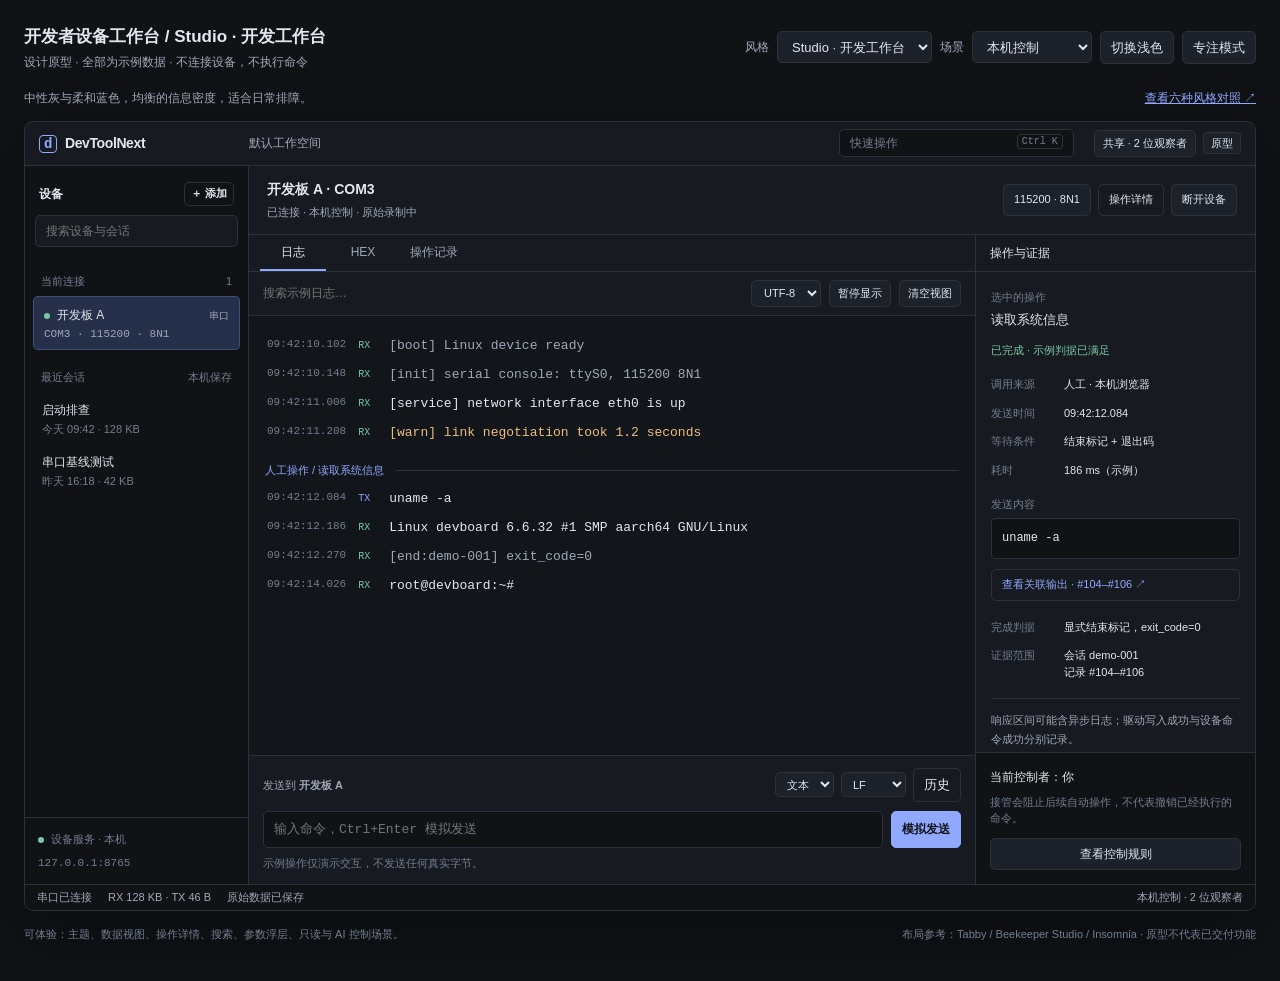
<file: docs/ui-research/prototype.html>
<!doctype html>
<html lang="zh-CN" data-theme="dark" data-style="studio">
<head><meta charset="utf-8"><meta name="viewport" content="width=device-width,initial-scale=1"><title>DevToolNext · 工作台设计原型</title>
<style>
:root{color-scheme:dark;--base:#101216;--panel:#171a20;--raised:#1d2129;--hover:#262c36;--line:#2c313a;--fg:#e3e7ef;--sub:#a0a8b8;--muted:#737e90;--accent:#91a8ff;--accent-bg:#26304a;--green:#77c9a3;--orange:#ecbd80;--red:#ef9494;--terminal:#12151a;--shadow:#0005}
[data-theme=light]{color-scheme:light;--base:#f6f7f9;--panel:#fff;--raised:#f1f3f7;--hover:#e8ecf3;--line:#dde2e9;--fg:#202734;--sub:#596578;--muted:#727e90;--accent:#425fca;--accent-bg:#e9edff;--green:#25734f;--orange:#946122;--red:#b93a3a;--terminal:#fff;--shadow:#25324920}
*{box-sizing:border-box}[hidden]{display:none!important}body{margin:0;padding:24px;background:var(--base);color:var(--fg);font:13px 'Segoe UI','Microsoft YaHei',sans-serif;line-height:1.5}button,input,select{font:inherit;color:inherit;background:var(--raised);border:1px solid var(--line);border-radius:5px;padding:6px 10px;min-height:32px}button{cursor:pointer}button:hover{background:var(--hover)}button:disabled{opacity:.45;cursor:not-allowed}button:focus-visible,input:focus-visible,select:focus-visible{outline:2px solid var(--accent);outline-offset:2px}input{min-width:0}a{color:var(--accent)}.review{max-width:1480px;margin:0 auto 18px;display:flex;align-items:center;justify-content:space-between;gap:15px}.review h1{font-size:17px;margin:0 0 3px;font-weight:600}.review p{color:var(--sub);font-size:12px;margin:0}.review-controls{display:flex;gap:8px;align-items:center}.shell{max-width:1480px;height:790px;min-height:650px;margin:auto;background:var(--panel);border:1px solid var(--line);border-radius:9px;overflow:hidden;display:grid;grid-template-columns:224px minmax(0,1fr);grid-template-rows:44px minmax(0,1fr) 26px;box-shadow:0 20px 70px var(--shadow)}.topbar{grid-column:span 2;display:flex;align-items:center;gap:20px;padding:0 14px;border-bottom:1px solid var(--line);background:var(--panel)}.brand{font-size:14px;font-weight:600;letter-spacing:-.4px;min-width:190px}.brand b{display:inline-block;border:1px solid var(--accent);border-radius:4px;padding:0 4px;margin-right:8px;color:var(--accent);font:600 14px monospace}.topbar>span{color:var(--sub);font-size:12px}.quick{margin-left:auto;width:235px;text-align:left;color:var(--muted);font-size:12px;background:var(--base);min-height:28px;padding:3px 10px}.quick kbd{float:right;font:10px monospace;border:1px solid var(--line);padding:1px 4px;border-radius:3px}.top-actions{display:flex;gap:7px;align-items:center}.top-actions button{font-size:11px;min-height:27px;padding:3px 8px}.dot{width:6px;height:6px;background:var(--green);display:inline-block;border-radius:50%;margin-right:7px}.sidebar{border-right:1px solid var(--line);background:var(--base);display:flex;flex-direction:column;min-height:0}.side-title{display:flex;justify-content:space-between;align-items:center;padding:16px 14px 9px;font-weight:600;font-size:12px}.side-title button{min-height:24px;padding:0 6px;font-size:11px;background:transparent}.side-search{margin:0 10px 12px;background:var(--panel);font-size:12px;width:calc(100% - 20px)}.section-title{color:var(--muted);font-size:11px;padding:14px 16px 7px;display:flex;justify-content:space-between}.device{margin:0 8px 5px;border:1px solid transparent;border-radius:5px;padding:9px 10px;width:calc(100% - 16px);text-align:left;background:transparent;display:block}.device.selected{background:var(--accent-bg);border-color:color-mix(in srgb,var(--accent) 25%,transparent)}.device strong{font-size:12px;font-weight:500;display:flex;align-items:center;justify-content:space-between}.device small{display:block;font:11px Consolas,monospace;color:var(--sub);margin-top:4px}.device .tag{font-size:10px;color:var(--sub);font-weight:400}.history-item{display:block;border:0;background:transparent;width:100%;text-align:left;border-radius:0;padding:8px 17px;font-size:12px;min-height:34px}.history-item small{display:block;font-size:11px;color:var(--muted);margin-top:2px}.sidebar-bottom{margin-top:auto;padding:13px;border-top:1px solid var(--line);color:var(--muted);font-size:11px}.sidebar-bottom p{margin:0 0 7px}.sidebar-bottom span{font:11px Consolas,monospace}.workspace{display:flex;flex-direction:column;min-width:0;min-height:0}.context{display:flex;align-items:center;justify-content:space-between;padding:12px 18px;border-bottom:1px solid var(--line);min-height:69px;gap:10px}.context h2{font-size:14px;font-weight:600;margin:0 0 4px}.context p{font-size:11px;color:var(--sub);margin:0}.context p span{margin:0 8px;color:var(--muted)}.context-actions{display:flex;gap:7px}.context-actions button{font-size:11px}.subtle{background:transparent}.primary{background:var(--accent);border-color:var(--accent);color:var(--base);font-weight:600}.primary:hover{filter:brightness(1.07);background:var(--accent)}.badge{font-size:11px;background:var(--raised);border:1px solid var(--line);padding:2px 7px;border-radius:4px}.content{display:grid;grid-template-columns:minmax(0,1fr) 280px;flex:1;min-height:0}.content.inspect-hidden{grid-template-columns:minmax(0,1fr)}.content.inspect-hidden .inspector{display:none}.data-pane{display:flex;flex-direction:column;min-width:0;min-height:0}.tabs{display:flex;border-bottom:1px solid var(--line);padding-left:11px;gap:4px;min-height:37px}.tab{border:0;background:transparent;border-bottom:2px solid transparent;border-radius:0;font-size:12px;color:var(--sub);min-width:66px;padding:7px 10px}.tab.active{color:var(--fg);border-bottom-color:var(--accent)}.tabs .evidence-toggle{margin-left:auto;font-size:11px;background:transparent;border:0;border-radius:0;padding:4px 13px;min-width:0;color:var(--sub)}.data-tools{display:flex;gap:8px;align-items:center;padding:7px 14px;min-height:44px;background:var(--panel);border-bottom:1px solid var(--line)}.data-tools input{flex:1;background:transparent;border:0;font-size:12px;padding:2px 0;min-height:27px}.data-tools button,.data-tools select{font-size:11px;min-height:27px;padding:3px 8px}.stream{flex:1;min-height:0;overflow:auto;background:var(--terminal);padding:16px 0;font:13px/1.9 Consolas,'Microsoft YaHei',monospace}.logline{display:flex;gap:12px;padding:2px 16px;min-height:29px;border-left:2px solid transparent}.logline.selected{background:var(--accent-bg);border-left-color:var(--accent)}.logline .time{color:var(--muted);font-size:11px;min-width:78px}.logline .origin{font-size:10px;color:var(--green);min-width:19px;padding-top:2px}.logline.tx .origin{color:var(--accent)}.logline .message{white-space:pre-wrap;overflow-wrap:anywhere;min-width:0}.logline .warning{color:var(--orange)}.logline .system{color:var(--sub)}.operation-marker{color:var(--accent);font:11px 'Segoe UI','Microsoft YaHei',sans-serif;padding:15px 16px 7px;display:flex;gap:8px;align-items:center}.operation-marker:after{content:'';height:1px;background:var(--line);flex:1;margin-left:4px}.stream-hint{margin:18px 16px;color:var(--muted);font:11px 'Segoe UI',sans-serif}.paused{font-size:11px;background:var(--accent-bg);padding:7px 14px;color:var(--accent);border-bottom:1px solid var(--line)}.paused[hidden]{display:none}.input-panel{border-top:1px solid var(--line);padding:12px 14px;background:var(--panel)}.input-settings{display:flex;gap:7px;align-items:center;margin-bottom:9px}.input-settings>span{font-size:11px;color:var(--sub);margin-right:auto}.input-settings select{min-height:25px;font-size:11px;padding:2px 7px}.input-line{display:flex;gap:8px;align-items:center}.input-line input{font:13px Consolas,'Microsoft YaHei',monospace;flex:1;min-height:37px;background:var(--base)}.input-line button{min-height:37px;font-size:12px}.input-hint{color:var(--muted);font-size:11px;margin:7px 0 0;min-height:17px}.inspector{border-left:1px solid var(--line);background:var(--panel);display:flex;flex-direction:column;min-height:0;overflow:auto}.inspector-heading{height:37px;padding:9px 14px;border-bottom:1px solid var(--line);font-size:12px;font-weight:500}.inspector-body{padding:17px 15px;flex:1;min-height:0;overflow:auto}.inspector label{display:block;font-size:11px;color:var(--muted);margin-bottom:5px}.inspector h3{font-size:13px;font-weight:500;margin:4px 0 12px}.task-state{color:var(--green);font-size:11px}.inspector dl{display:grid;grid-template-columns:67px 1fr;gap:12px 6px;font-size:11px;margin:18px 0}.inspector dt{color:var(--muted)}.inspector dd{margin:0;overflow-wrap:anywhere}.snippet{background:var(--base);border:1px solid var(--line);border-radius:4px;padding:10px;font:12px/1.6 Consolas,monospace}.evidence-link{width:100%;text-align:left;color:var(--accent);font-size:11px;background:transparent;margin-top:10px}.inspector-note{border-top:1px solid var(--line);padding-top:12px;font-size:11px;color:var(--sub);line-height:1.7}.ownership{flex-shrink:0;margin-top:auto;padding:14px;border-top:1px solid var(--line);background:var(--base)}.ownership strong{font-size:12px;font-weight:500}.ownership p{font-size:11px;color:var(--muted);margin:7px 0 11px}.ownership button{width:100%;font-size:12px}.statusbar{grid-column:span 2;display:flex;align-items:center;padding:0 12px;border-top:1px solid var(--line);background:var(--base);font-size:11px;color:var(--sub);gap:16px}.statusbar .right{margin-left:auto}.result-list{padding:0 15px}.result-row{padding:12px 0;border-bottom:1px solid var(--line);font-family:'Segoe UI','Microsoft YaHei',sans-serif;font-size:12px}.result-row b{font-weight:500}.result-row small{display:block;color:var(--sub);font-size:11px}.modal{border:1px solid var(--line);border-radius:9px;padding:23px;color:var(--fg);background:var(--panel);width:420px;max-width:calc(100% - 32px);box-shadow:0 20px 70px var(--shadow)}.modal::backdrop{background:#0008}.modal h2{font-size:17px;margin:0 0 8px}.modal p{font-size:12px;color:var(--sub)}.modal label{font-size:12px;display:block;margin:15px 0 6px}.modal input,.modal select{width:100%}.modal-grid{display:grid;grid-template-columns:1fr 1fr;gap:12px}.modal-actions{display:flex;justify-content:flex-end;gap:8px;margin-top:22px}.footnote{max-width:1480px;margin:15px auto;color:var(--muted);font-size:11px;display:flex;justify-content:space-between;gap:15px}.toast{position:fixed;bottom:30px;left:50%;transform:translateX(-50%);padding:11px 18px;background:var(--raised);color:var(--fg);border:1px solid var(--line);border-radius:5px;box-shadow:0 8px 25px var(--shadow);font-size:12px;z-index:5}.toast[hidden]{display:none}
@media(max-width:1150px){.content{grid-template-columns:minmax(0,1fr) 250px}.shell{grid-template-columns:200px minmax(0,1fr)}.brand{min-width:165px}.quick{width:180px}.context-actions .config{display:none}.logline{gap:8px;padding-left:12px;padding-right:12px}.logline .time{min-width:69px;font-size:10px}}
@media(max-width:960px){body{padding:16px}.content{grid-template-columns:minmax(0,1fr)}.inspector{display:none}.content.show-overlay{position:relative}.content.show-overlay .inspector{display:flex;position:absolute;inset:0 0 0 auto;width:280px;z-index:2;box-shadow:-15px 0 40px var(--shadow)}.quick{display:none}.review{align-items:flex-start}.review-controls{flex-wrap:wrap;justify-content:flex-end}.topbar>span{display:none}}
@media(max-width:680px){body{padding:10px}.review{flex-direction:column}.review-controls{justify-content:flex-start}.shell{grid-template-columns:minmax(0,1fr);height:850px}.topbar,.statusbar{grid-column:1}.sidebar{display:none}.topbar{gap:10px}.brand{min-width:0;margin-right:auto}.top-actions button:first-child{display:none}.top-actions>span{display:none}.context{padding:10px 12px}.context-actions{flex-wrap:wrap;justify-content:flex-end}.context p span{margin:0 4px}.context-actions button{padding:5px;font-size:10px}.logline{gap:6px;padding:3px 10px;font-size:12px}.logline .time{min-width:65px;font-size:9px}.logline .origin{min-width:15px}.data-tools{gap:5px;padding:7px 10px}.data-tools input{width:80px}.data-tools select{display:none}.statusbar{gap:10px;font-size:10px}.statusbar>span:nth-child(2){display:none}.statusbar .right{font-size:9px}.input-settings{gap:5px}.input-settings>span{font-size:10px}.footnote{display:block}.footnote span{display:block;margin-top:5px}.context h2{font-size:13px}.review p{font-size:11px}}
</style><link rel="stylesheet" href="styles.css"></head>
<body>
<div class="review"><div><h1 id="design-title">开发者设备工作台 / Studio</h1><p>设计原型 · 全部为示例数据 · 不连接设备，不执行命令</p></div><div class="review-controls"><label for="style">风格</label><select id="style"><option value="studio">Studio · 开发工作台</option><option value="graphite">Graphite · 石墨极简</option><option value="lab">Lab · 精密实验室</option><option value="paper">Paper · 温润纸感</option><option value="midnight">Midnight · 靛蓝夜航</option><option value="terminal">Terminal · 经典终端</option></select><label for="scenario">场景</label><select id="scenario"><option value="local">本机控制</option><option value="ai">AI 正在操作</option><option value="readonly">局域网只读</option><option value="fault">设备异常断开</option></select><button id="theme">切换浅色</button><button id="focus">专注模式</button></div></div>
<div class="style-note"><span id="style-description">中性灰与柔和蓝色，均衡的信息密度，适合日常排障。</span><a href="styles.html">查看六种风格对照 ↗</a></div>
<div class="shell">
  <div class="topbar"><div class="brand"><b>d</b>DevToolNext</div><span>默认工作空间</span><button class="quick" id="quick">快速操作 <kbd>Ctrl K</kbd></button><div class="top-actions"><button id="share">共享 · 2 位观察者</button><span class="badge">原型</span></div></div>
  <nav class="sidebar" aria-label="设备与会话"><div class="side-title">设备 <button id="add">＋ 添加</button></div><input class="side-search" id="device-search" placeholder="搜索设备与会话" aria-label="搜索设备与会话"><div class="section-title">当前连接 <span>1</span></div><button class="device selected" id="active-device"><strong><span><i class="dot"></i>开发板 A</span><span class="tag">串口</span></strong><small>COM3 · 115200 · 8N1</small></button><div class="section-title">最近会话 <span>本机保存</span></div><button class="history-item" data-history="启动排查">启动排查<small>今天 09:42 · 128 KB</small></button><button class="history-item" data-history="串口基线测试">串口基线测试<small>昨天 16:18 · 42 KB</small></button><div class="sidebar-bottom"><p><i class="dot"></i>设备服务 · 本机</p><span>127.0.0.1:8765</span></div></nav>
  <div class="workspace"><div class="context"><div><h2 id="device-title">开发板 A <span class="badge">COM3</span></h2><p id="context-status"><i class="dot"></i>已连接<span>·</span>本机控制<span>·</span>原始录制中</p></div><div class="context-actions"><button class="config" id="config">115200 · 8N1</button><button class="subtle" id="details">操作详情</button><button id="disconnect">断开设备</button></div></div>
  <div class="content" id="content"><section class="data-pane"><div class="tabs" role="tablist" aria-label="数据视图"><button class="tab active" role="tab" aria-selected="true" data-mode="log">日志</button><button class="tab" role="tab" aria-selected="false" data-mode="hex">HEX</button><button class="tab" role="tab" aria-selected="false" data-mode="operations">操作记录</button></div><div class="data-tools"><input id="search" type="search" placeholder="搜索示例日志…" aria-label="搜索示例日志"><select aria-label="显示编码"><option>UTF-8</option></select><button id="pause">暂停显示</button><button id="clear">清空视图</button></div><div class="paused" id="paused" hidden>显示已暂停，原始采集仍在继续。 <button id="resume">回到最新</button></div><div class="stream" id="stream" role="tabpanel" aria-label="示例设备数据"></div><div class="input-panel"><div class="input-settings"><span>发送到 <b>开发板 A</b></span><select id="format" aria-label="输入格式"><option>文本</option><option>HEX</option></select><select aria-label="换行设置"><option>LF</option><option>CRLF</option></select><button id="history-button" class="subtle">历史</button></div><div class="input-line"><input id="command" placeholder="输入命令，Ctrl+Enter 模拟发送" aria-label="模拟命令"><button id="send" class="primary">模拟发送</button></div><p class="input-hint" id="input-hint">示例操作仅演示交互，不发送任何真实字节。</p></div></section>
  <section class="inspector" aria-label="操作证据"><div class="inspector-heading">操作与证据</div><div class="inspector-body"><label>选中的操作</label><h3 id="task-title">读取系统信息</h3><div class="task-state" id="task-state">已完成 · 示例判据已满足</div><dl><dt>调用来源</dt><dd id="source">人工 · 本机浏览器</dd><dt>发送时间</dt><dd>09:42:12.084</dd><dt>等待条件</dt><dd id="condition">结束标记 + 退出码</dd><dt>耗时</dt><dd>186 ms（示例）</dd></dl><label>发送内容</label><div class="snippet">uname -a</div><button class="evidence-link" id="evidence">查看关联输出 · #104–#106 ↗</button><dl><dt>完成判据</dt><dd>显式结束标记，exit_code=0</dd><dt>证据范围</dt><dd>会话 demo-001<br>记录 #104–#106</dd></dl><p class="inspector-note">响应区间可能含异步日志；驱动写入成功与设备命令成功分别记录。</p></div><div class="ownership"><strong id="owner">当前控制者：你</strong><p id="owner-note">其他浏览器可观察。主动操作由同一服务协调。</p><button id="takeover">查看控制规则</button></div></section></div></div>
  <div class="statusbar"><span id="bottom-status"><i class="dot"></i>串口已连接</span><span>RX 128 KB · TX 46 B</span><span id="save-state">原始数据已保存</span><span class="right" id="bottom-role">本机控制 · 2 位观察者</span></div>
</div>
<div class="footnote"><span>可体验：主题、数据视图、操作详情、搜索、参数浮层、只读与 AI 控制场景。</span><span>布局参考：Tabby / Beekeeper Studio / Insomnia · 原型不代表已交付功能</span></div>
<dialog class="modal" id="connection-dialog"><form method="dialog" id="connection-form"><h2>连接设备</h2><p>示例配置，不打开真实端口。</p><label for="demo-port">端口</label><input id="demo-port" value="COM3"><div class="modal-grid"><div><label for="demo-baud">波特率</label><select id="demo-baud"><option>115200</option><option>9600</option><option>921600</option></select></div><div><label for="demo-format">数据格式</label><select id="demo-format"><option>8N1</option><option>8E1</option></select></div></div><div class="modal-actions"><button value="cancel">取消</button><button value="save" class="primary">保存示例配置</button></div></form></dialog>
<div class="toast" id="toast" role="status" hidden></div>
<script>
const $=id=>document.getElementById(id);let mode='log',scenario='local',paused=false,focus=false,offline=false;let toastTimer;
const lines=[['09:42:10.102','RX','[boot] Linux device ready','system'],['09:42:10.148','RX','[init] serial console: ttyS0, 115200 8N1','system'],['09:42:11.006','RX','[service] network interface eth0 is up',''],['09:42:11.208','RX','[warn] link negotiation took 1.2 seconds','warning'],['09:42:12.084','TX','uname -a',''],['09:42:12.186','RX','Linux devboard 6.6.32 #1 SMP aarch64 GNU/Linux',''],['09:42:12.270','RX','[end:demo-001] exit_code=0','system'],['09:42:14.026','RX','root@devboard:~#','']];let visibleLines=[...lines];
function toast(text){$('toast').textContent=text;$('toast').hidden=false;clearTimeout(toastTimer);toastTimer=setTimeout(()=>$('toast').hidden=true,3500)}
function render(){const area=$('stream');area.replaceChildren();if(mode==='operations'){const list=document.createElement('div');list.className='result-list';for(const [name,source,result] of [['读取系统信息','人工 · 本机浏览器','已完成 · #104–#106'],['检查网络状态','AI 客户端 · MCP（规划）','示例操作 · 无真实调用']]){const row=document.createElement('button');row.className='result-row evidence-link';row.textContent=name+' / '+source+' / '+result;row.onclick=()=>{showInspector();toast('已打开示例操作详情')};list.append(row)}area.append(list);return}const query=$('search').value.toLowerCase();visibleLines.forEach((line,i)=>{if(query&&!line.join(' ').toLowerCase().includes(query))return;if(i===4&&mode==='log'){const marker=document.createElement('div');marker.className='operation-marker';marker.textContent='人工操作 / 读取系统信息';area.append(marker)}const row=document.createElement('div');row.className='logline '+(line[1]==='TX'?'tx':'')+(i>=4&&i<=6?' evidence-range':'');row.dataset.record=100+i;const time=document.createElement('span');time.className='time';time.textContent=line[0];const origin=document.createElement('span');origin.className='origin';origin.textContent=line[1];const message=document.createElement('span');message.className='message '+line[3];message.textContent=mode==='hex'?[...new TextEncoder().encode(line[2])].map(b=>b.toString(16).padStart(2,'0').toUpperCase()).join(' '):line[2];row.append(time,origin,message);area.append(row)});if(!visibleLines.length){const p=document.createElement('p');p.className='stream-hint';p.textContent='当前视图已清空；这是独立原型，不存在真实采集。';area.append(p)}}
function showInspector(){focus=false;$('content').classList.remove('inspect-hidden');$('content').classList.toggle('show-overlay',innerWidth<=960)}
function applyScenario(){scenario=$('scenario').value;offline=false;$('device-title').textContent='开发板 A · COM3';const states={local:'已连接 · 本机控制 · 原始录制中',ai:'已连接 · AI 控制 · 等待设备响应',readonly:'已连接 · 只读观察 · AI 控制',fault:'设备已断开 · 会话不完整'};$('context-status').textContent=states[scenario];$('bottom-status').textContent=scenario==='fault'?'设备异常断开':'串口已连接';$('save-state').textContent=scenario==='fault'?'记录不完整 · 请核查断开位置':'原始数据已保存';$('bottom-role').textContent=scenario==='readonly'?'只读权限 · 不能发送':scenario==='ai'?'控制权限 · AI 当前持有控制权':'本机控制 · 2 位观察者';$('send').disabled=scenario!=='local';$('command').disabled=scenario!=='local';$('disconnect').disabled=scenario==='readonly'||scenario==='fault';$('input-hint').textContent=scenario==='readonly'?'只读观察：可以检索与查看记录，不能发送命令。':scenario==='ai'?'AI 当前持有控制权，接管后可手动输入；不会撤销已发送命令。':scenario==='fault'?'连接已中断。重连前核对参数，不自动重发上一条命令。':'示例操作仅演示交互，不发送任何真实字节。';$('owner').textContent=scenario==='ai'||scenario==='readonly'?'当前控制者：AI 客户端':scenario==='fault'?'当前控制者：无':'当前控制者：你';$('owner-note').textContent=scenario==='readonly'?'当前只有查看权限。控制权限与控制权是不同概念。':'接管会阻止后续自动操作，不代表撤销已经执行的命令。';$('takeover').textContent=scenario==='ai'?'接管设备':scenario==='readonly'?'只读权限，无法接管':scenario==='fault'?'配置并重新连接':'查看控制规则';$('takeover').disabled=scenario==='readonly';$('source').textContent=scenario==='ai'?'外部 AI · MCP（规划）':'人工 · 本机浏览器';$('task-state').textContent=scenario==='ai'?'等待中 · 尚未确认设备完成':scenario==='fault'?'连接中断 · 结果未知':'已完成 · 示例判据已满足';$('condition').textContent=scenario==='ai'?'结束标记或 10s 超时':'结束标记 + 退出码';if(scenario!=='local')showInspector()}
$('theme').onclick=()=>{const light=document.documentElement.dataset.theme!=='light';document.documentElement.dataset.theme=light?'light':'dark';$('theme').textContent=light?'切换深色':'切换浅色'};
$('scenario').onchange=applyScenario;$('focus').onclick=()=>{focus=!focus;$('content').classList.toggle('inspect-hidden',focus);$('focus').textContent=focus?'恢复面板':'专注模式'};$('details').onclick=()=>{const hidden=$('content').classList.contains('inspect-hidden');if(innerWidth<=960){$('content').classList.toggle('show-overlay');$('content').classList.remove('inspect-hidden')}else $('content').classList.toggle('inspect-hidden',!hidden)};
for(const tab of document.querySelectorAll('.tab'))tab.onclick=()=>{mode=tab.dataset.mode;for(const t of document.querySelectorAll('.tab')){t.classList.toggle('active',t===tab);t.setAttribute('aria-selected',String(t===tab))}render()};$('search').oninput=render;
function setPause(value){paused=value;$('paused').hidden=!paused;$('pause').textContent=paused?'继续显示':'暂停显示'}$('pause').onclick=()=>setPause(!paused);$('resume').onclick=()=>setPause(false);$('clear').onclick=()=>{visibleLines=[];render();toast('只清空原型当前视图')};
for(const id of ['add','config'])$(id).onclick=()=>$('connection-dialog').showModal();$('connection-dialog').addEventListener('close',()=>{if($('connection-dialog').returnValue==='save'){$('config').textContent=$('demo-baud').value+' · '+$('demo-format').value;toast('示例参数已保存，没有打开串口')}});
$('takeover').onclick=()=>{if(scenario==='ai'){$('scenario').value='local';applyScenario();toast('已模拟人工接管；没有执行设备操作')}else if(scenario==='fault')$('connection-dialog').showModal();else toast('控制权限决定能否操作；控制权决定当前由谁操作')};
$('evidence').onclick=()=>{mode='log';document.querySelector('[data-mode=log]').click();for(const row of document.querySelectorAll('.evidence-range'))row.classList.add('selected');document.querySelector('.evidence-range')?.scrollIntoView({block:'nearest',behavior:'smooth'})};
function send(){if(scenario!=='local'||offline)return;const text=$('command').value.trim();if(!text)return toast('请输入模拟命令');if($('format').value==='HEX'&&!/^(?:[a-f\d]{2}\s*)+$/i.test(text))return toast('HEX 示例要求每字节两位十六进制');visibleLines.push(['09:43:00.000','TX',text,''],['09:43:00.120','RX','[原型模拟] 输入已展示，未连接设备。','system']);mode='log';document.querySelector('[data-mode=log]').click();$('stream').scrollTop=$('stream').scrollHeight;toast('模拟完成，未发送真实命令')}$('send').onclick=send;
$('disconnect').onclick=()=>{$('scenario').value='fault';applyScenario();toast('模拟断开状态；没有操作真实连接')};$('active-device').onclick=()=>{$('scenario').value='local';applyScenario();visibleLines=[...lines];render()};
for(const button of document.querySelectorAll('[data-history]'))button.onclick=()=>{offline=true;$('device-title').textContent=button.dataset.history+' · 离线回看';$('context-status').textContent='历史会话 · 只读 · 不发送设备数据';$('command').disabled=true;$('send').disabled=true;$('input-hint').textContent='离线回看不会向设备重放任何内容。';$('bottom-role').textContent='历史会话 · 只读';toast('已打开示例历史会话')};
$('history-button').onclick=()=>{$('command').value='uname -a';toast('已填入示例历史命令，尚未发送')};$('share').onclick=()=>toast('共享状态示例：2 位观察者。实际认证与控制权需后端实现。');$('quick').onclick=()=>toast('快速操作规划：连接设备、打开会话、搜索与导出');$('device-search').oninput=()=>{const q=$('device-search').value.toLowerCase();for(const b of document.querySelectorAll('.device,.history-item'))b.hidden=!b.textContent.toLowerCase().includes(q)};
document.addEventListener('keydown',e=>{if(e.ctrlKey&&e.key==='Enter'){e.preventDefault();send()}if(e.ctrlKey&&e.key.toLowerCase()==='k'){e.preventDefault();$('quick').click()}});render();applyScenario();

const designStyles={
 studio:{name:'Studio · 开发工作台',theme:'dark',description:'中性灰与柔和蓝色，均衡的信息密度，适合日常排障。'},
 graphite:{name:'Graphite · 石墨极简',theme:'dark',description:'近单色、紧凑直角与明确分隔，降低装饰，突出输出和操作。'},
 lab:{name:'Lab · 精密实验室',theme:'light',description:'冷白与青蓝、圆角分段标签和清晰层级，适合测量与仪器扩展。'},
 paper:{name:'Paper · 温润纸感',theme:'light',description:'暖纸色、墨棕强调与轻量行纹，减少冷硬感，适合记录与复盘。'},
 midnight:{name:'Midnight · 靛蓝夜航',theme:'dark',description:'靛蓝层次、柔紫强调与柔和圆角，强调工作区与操作上下文。'},
 terminal:{name:'Terminal · 经典终端',theme:'dark',description:'低饱和绿、等宽细节与紧凑直角，偏重键盘工作和持续日志。'}
};
function setDesignStyle(key,theme){
 if(!designStyles[key]) key='studio';
 const selected=designStyles[key];
 document.documentElement.dataset.style=key;
 document.documentElement.dataset.theme=theme==='dark'||theme==='light'?theme:selected.theme;
 $('style').value=key;
 $('design-title').textContent='开发者设备工作台 / '+selected.name;
 $('style-description').textContent=selected.description;
 $('theme').textContent=document.documentElement.dataset.theme==='light'?'切换深色':'切换浅色';
}
$('style').onchange=()=>setDesignStyle($('style').value);
const designParams=new URLSearchParams(location.search);
setDesignStyle(designParams.get('style')||'studio',designParams.get('theme'));

</script></body></html>
</file>
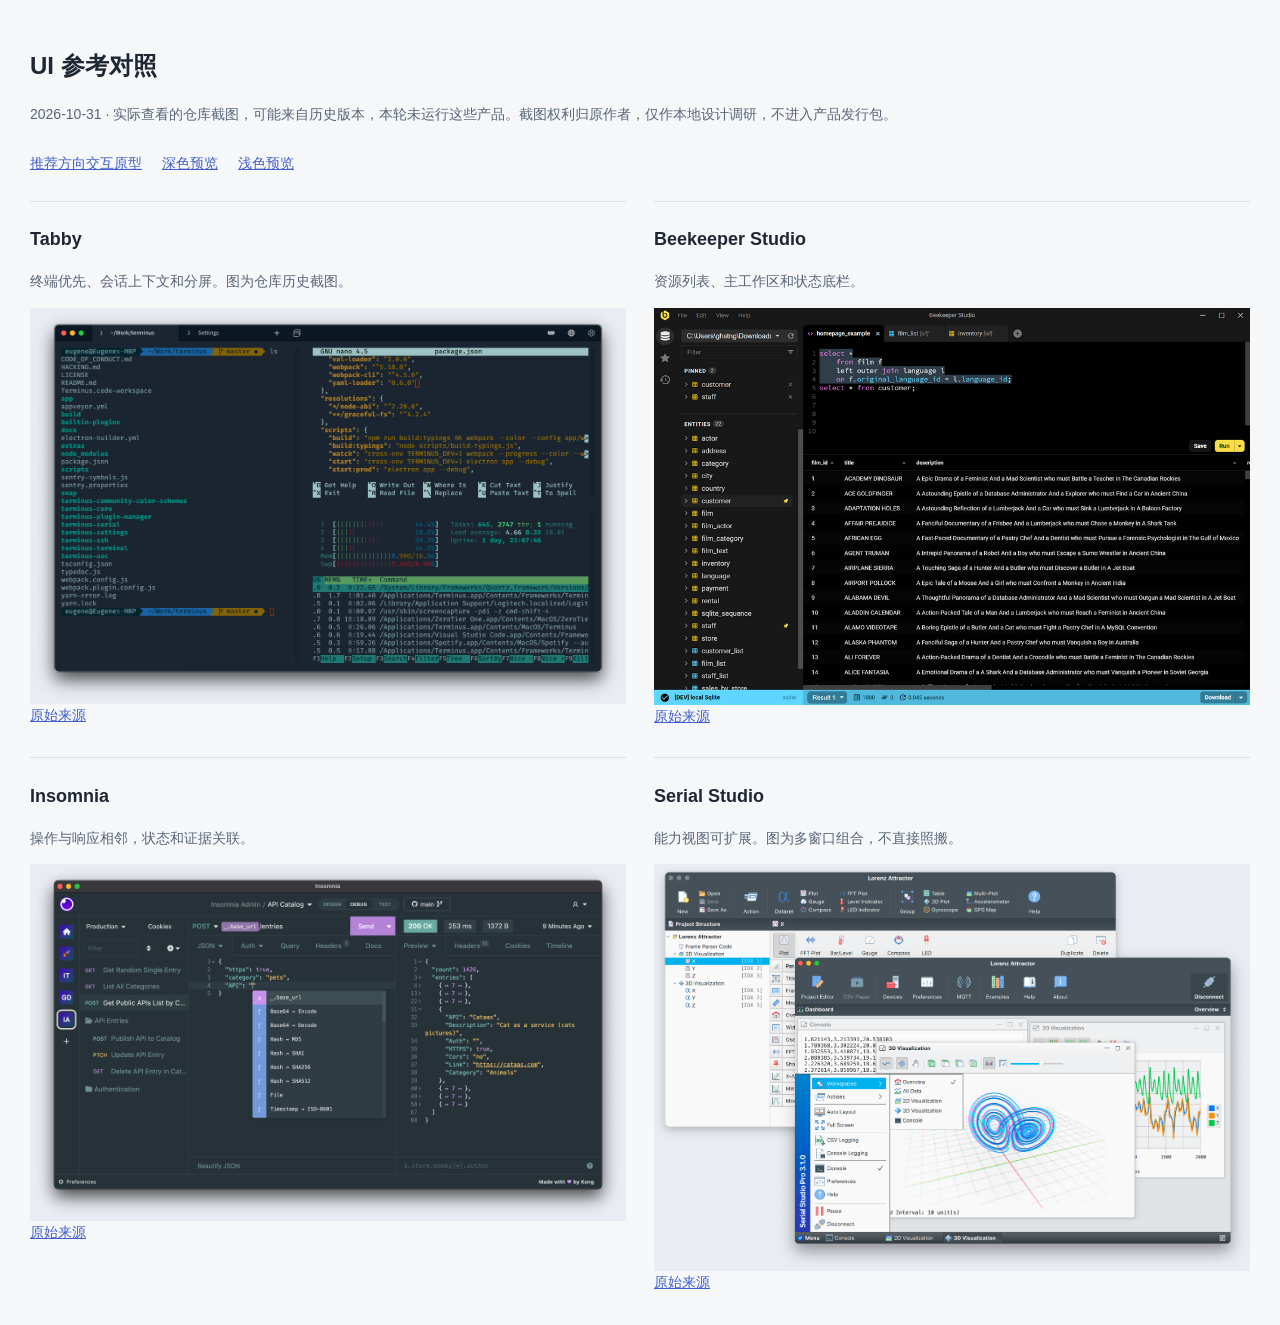
<file: docs/ui-research/references.html>
﻿<!doctype html><html lang="zh-CN"><meta charset="utf-8"><meta name="viewport" content="width=device-width,initial-scale=1"><title>DevToolNext UI 参考对照</title><style>body{font:14px/1.7 'Segoe UI','Microsoft YaHei',sans-serif;max-width:1380px;padding:30px;margin:auto;background:#f6f7f9;color:#202734}h1{font-size:24px}h2{font-size:18px}p{color:#596578}a{color:#425fca}.grid{display:grid;grid-template-columns:1fr 1fr;gap:28px}article{min-width:0;border-top:1px solid #dce1e8;padding-top:8px}img{display:block;width:100%;max-height:550px;object-fit:contain;object-position:top;background:#e9edf3}nav{display:flex;gap:20px;margin:25px 0}@media(max-width:800px){.grid{grid-template-columns:1fr}body{padding:18px}}</style><h1>UI 参考对照</h1><p>2026-10-31 · 实际查看的仓库截图，可能来自历史版本，本轮未运行这些产品。截图权利归原作者，仅作本地设计调研，不进入产品发行包。</p><nav><a href="prototype.html">推荐方向交互原型</a><a href="prototype-dark.png">深色预览</a><a href="prototype-light.png">浅色预览</a></nav><div class="grid">
<article><h2>Tabby</h2><p>终端优先、会话上下文和分屏。图为仓库历史截图。</p><a href="tabby.png"><img src="tabby.png" alt="Tabby 官方参考截图"></a><a href="https://github.com/Eugeny/tabby/blob/master/docs/readme-terminal.png">原始来源</a></article>
<article><h2>Beekeeper Studio</h2><p>资源列表、主工作区和状态底栏。</p><a href="beekeeper.png"><img src="beekeeper.png" alt="Beekeeper Studio 官方参考截图"></a><a href="https://github.com/beekeeper-studio/beekeeper-studio">原始来源</a></article>
<article><h2>Insomnia</h2><p>操作与响应相邻，状态和证据关联。</p><a href="insomnia.png"><img src="insomnia.png" alt="Insomnia 官方参考截图"></a><a href="https://github.com/Kong/insomnia/blob/develop/screenshots/main.png">原始来源</a></article>
<article><h2>Serial Studio</h2><p>能力视图可扩展。图为多窗口组合，不直接照搬。</p><a href="serial-studio.png"><img src="serial-studio.png" alt="Serial Studio 官方参考截图"></a><a href="https://github.com/Serial-Studio/Serial-Studio/blob/master/doc/screenshot.png">原始来源</a></article>
</div></html>
</file>
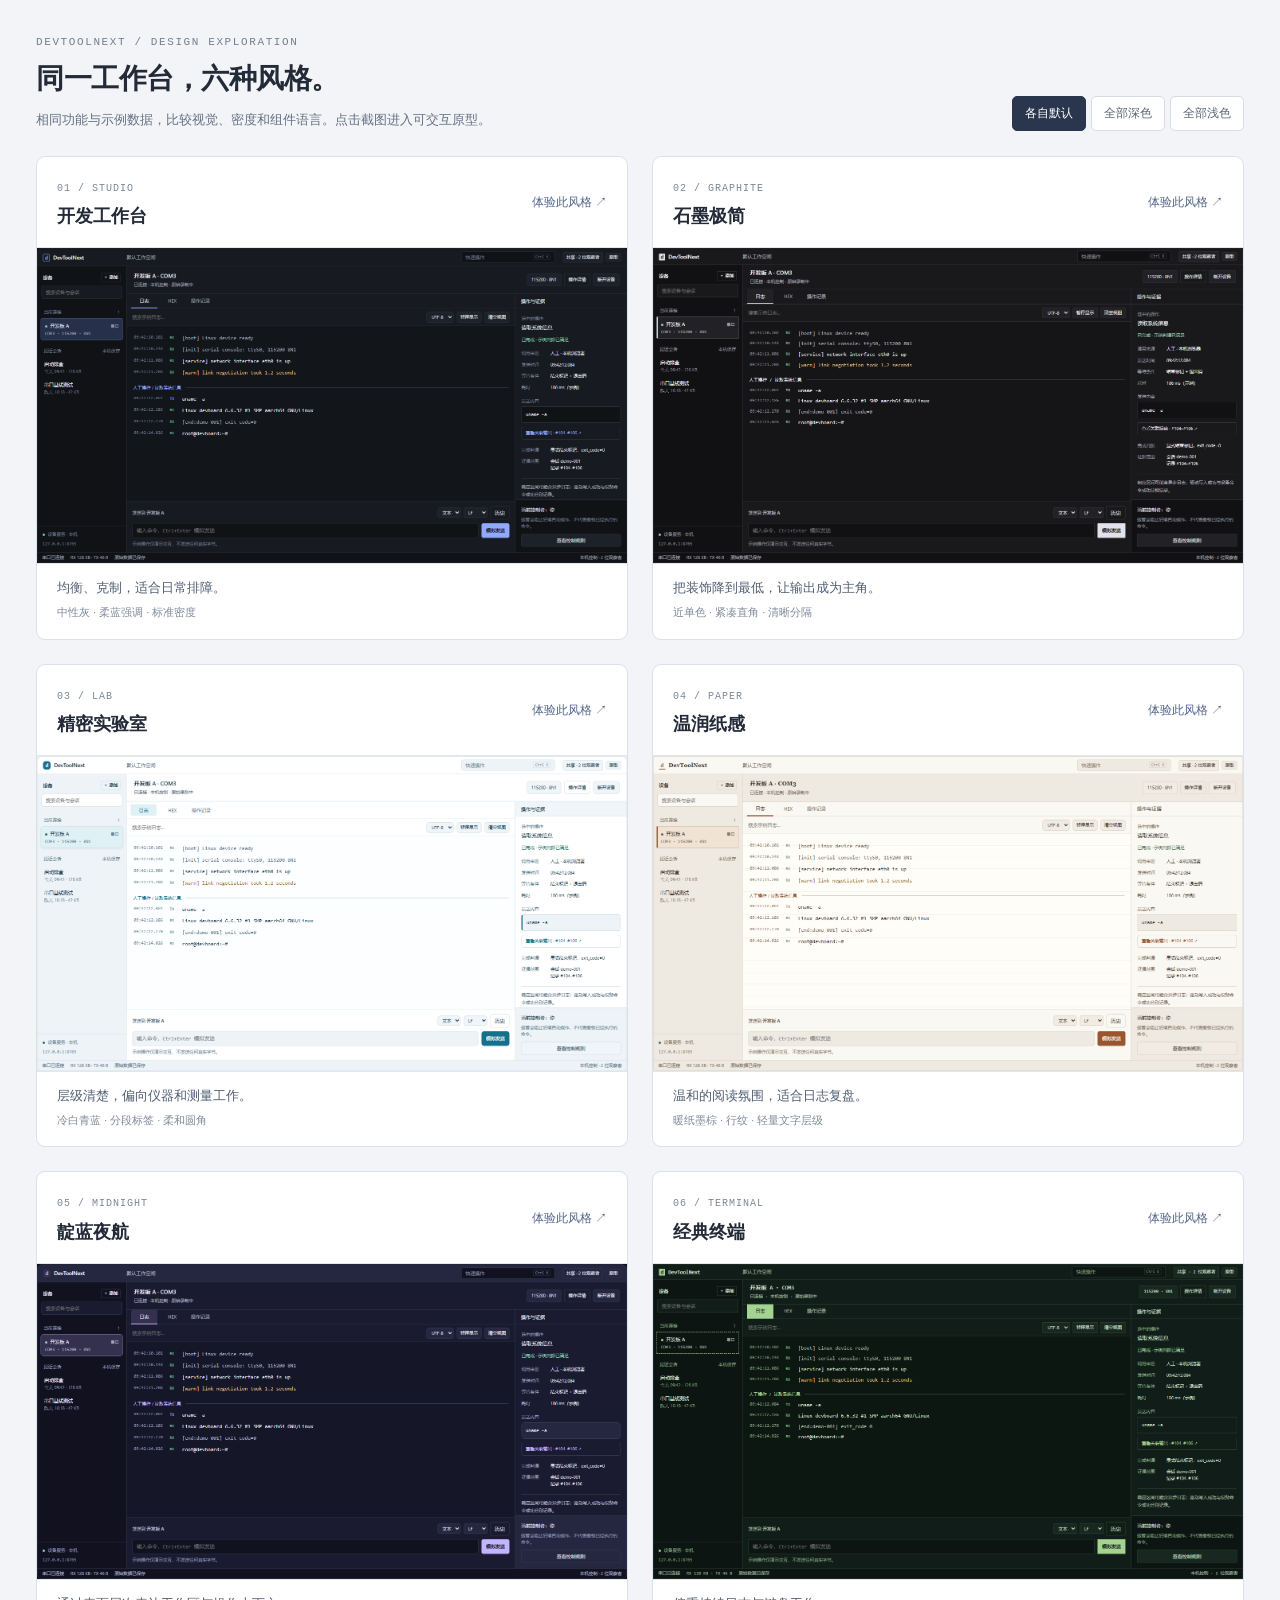
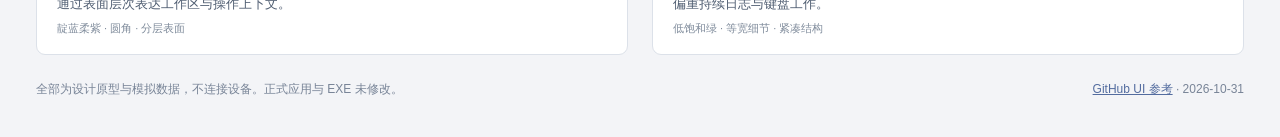
<file: docs/ui-research/styles.html>
<!doctype html><html lang="zh-CN"><head><meta charset="utf-8"><meta name="viewport" content="width=device-width,initial-scale=1"><title>DevToolNext · 六种界面风格</title><style>
*{box-sizing:border-box}body{margin:0;background:#f3f4f7;color:#232a38;font:14px/1.6 'Segoe UI','Microsoft YaHei',sans-serif;padding:36px}main{max-width:1480px;margin:auto}header{display:flex;justify-content:space-between;gap:20px;align-items:flex-end;margin-bottom:25px}.eyebrow{font:11px Consolas,monospace;color:#737f91;letter-spacing:1.6px}h1{font-size:28px;margin:9px 0 8px;letter-spacing:-.5px}header p{font-size:13px;color:#657185;margin:0}.controls{display:flex;gap:5px;flex-wrap:wrap}button{border:1px solid #d7dce5;border-radius:5px;background:#fff;color:#596578;padding:8px 12px;font:12px 'Microsoft YaHei',sans-serif;cursor:pointer}button[aria-pressed=true]{background:#29364e;color:#fff;border-color:#29364e}button:focus-visible,a:focus-visible{outline:2px solid #4266b8;outline-offset:3px}.grid{display:grid;grid-template-columns:1fr 1fr;gap:24px}article{background:#fff;border:1px solid #dce1e9;border-radius:9px;overflow:hidden}.card-heading{padding:18px 20px 16px;display:flex;justify-content:space-between;align-items:center;gap:15px}.number{font:10px Consolas,monospace;letter-spacing:1px;color:#7c8797}h2{font-size:18px;font-weight:600;margin:5px 0 0}.try{color:#52658b;text-decoration:none;font-size:12px;white-space:nowrap}.preview{display:block;border-top:1px solid #e2e6ed;border-bottom:1px solid #e2e6ed;background:#e9ecf1}.preview img{display:block;width:100%;height:auto}article p{font-size:13px;margin:14px 20px 5px;color:#505e72}.detail{font-size:11px;color:#7f8b9b;margin:0 20px 17px}footer{margin-top:25px;font-size:12px;color:#788497;display:flex;justify-content:space-between;gap:20px}footer a{color:#536c9f}@media(max-width:850px){body{padding:20px}.grid{grid-template-columns:1fr}header{flex-direction:column;align-items:flex-start}footer{flex-direction:column}h1{font-size:24px}}
</style></head><body><main><header><div><div class="eyebrow">DEVTOOLNEXT / DESIGN EXPLORATION</div><h1>同一工作台，六种风格。</h1><p>相同功能与示例数据，比较视觉、密度和组件语言。点击截图进入可交互原型。</p></div><div class="controls" aria-label="对照主题"><button data-theme="default" aria-pressed="true">各自默认</button><button data-theme="dark" aria-pressed="false">全部深色</button><button data-theme="light" aria-pressed="false">全部浅色</button></div></header><div class="grid"><article data-style="studio" data-default="dark"><div class="card-heading"><div><span class="number">01 / STUDIO</span><h2>开发工作台</h2></div><a class="try" href="prototype.html?style=studio&theme=dark">体验此风格 ↗</a></div><a class="preview" href="prototype.html?style=studio&theme=dark"><img src="style-studio-dark.png" alt="开发工作台 工作台原型截图" loading="eager"></a><p>均衡、克制，适合日常排障。</p><div class="detail">中性灰 · 柔蓝强调 · 标准密度</div></article><article data-style="graphite" data-default="dark"><div class="card-heading"><div><span class="number">02 / GRAPHITE</span><h2>石墨极简</h2></div><a class="try" href="prototype.html?style=graphite&theme=dark">体验此风格 ↗</a></div><a class="preview" href="prototype.html?style=graphite&theme=dark"><img src="style-graphite-dark.png" alt="石墨极简 工作台原型截图" loading="eager"></a><p>把装饰降到最低，让输出成为主角。</p><div class="detail">近单色 · 紧凑直角 · 清晰分隔</div></article><article data-style="lab" data-default="light"><div class="card-heading"><div><span class="number">03 / LAB</span><h2>精密实验室</h2></div><a class="try" href="prototype.html?style=lab&theme=light">体验此风格 ↗</a></div><a class="preview" href="prototype.html?style=lab&theme=light"><img src="style-lab-light.png" alt="精密实验室 工作台原型截图" loading="eager"></a><p>层级清楚，偏向仪器和测量工作。</p><div class="detail">冷白青蓝 · 分段标签 · 柔和圆角</div></article><article data-style="paper" data-default="light"><div class="card-heading"><div><span class="number">04 / PAPER</span><h2>温润纸感</h2></div><a class="try" href="prototype.html?style=paper&theme=light">体验此风格 ↗</a></div><a class="preview" href="prototype.html?style=paper&theme=light"><img src="style-paper-light.png" alt="温润纸感 工作台原型截图" loading="eager"></a><p>温和的阅读氛围，适合日志复盘。</p><div class="detail">暖纸墨棕 · 行纹 · 轻量文字层级</div></article><article data-style="midnight" data-default="dark"><div class="card-heading"><div><span class="number">05 / MIDNIGHT</span><h2>靛蓝夜航</h2></div><a class="try" href="prototype.html?style=midnight&theme=dark">体验此风格 ↗</a></div><a class="preview" href="prototype.html?style=midnight&theme=dark"><img src="style-midnight-dark.png" alt="靛蓝夜航 工作台原型截图" loading="eager"></a><p>通过表面层次表达工作区与操作上下文。</p><div class="detail">靛蓝柔紫 · 圆角 · 分层表面</div></article><article data-style="terminal" data-default="dark"><div class="card-heading"><div><span class="number">06 / TERMINAL</span><h2>经典终端</h2></div><a class="try" href="prototype.html?style=terminal&theme=dark">体验此风格 ↗</a></div><a class="preview" href="prototype.html?style=terminal&theme=dark"><img src="style-terminal-dark.png" alt="经典终端 工作台原型截图" loading="eager"></a><p>偏重持续日志与键盘工作。</p><div class="detail">低饱和绿 · 等宽细节 · 紧凑结构</div></article></div><footer><span>全部为设计原型与模拟数据，不连接设备。正式应用与 EXE 未修改。</span><span><a href="references.html">GitHub UI 参考</a> · 2026-10-31</span></footer></main><script>
for(const button of document.querySelectorAll('[data-theme]'))button.onclick=()=>{for(const b of document.querySelectorAll('[data-theme]'))b.setAttribute('aria-pressed',String(b===button));for(const card of document.querySelectorAll('article[data-style]')){const key=card.dataset.style,theme=button.dataset.theme==='default'?card.dataset.default:button.dataset.theme;card.querySelector('img').src=`style-${key}-${theme}.png`;for(const a of card.querySelectorAll('a'))a.href=`prototype.html?style=${key}&theme=${theme}`}};
</script></body></html>
</file>
<file: docs/ui-research/styles.css>
/* Design alternatives: same tasks, different surface, density and component language. */
html[data-style=graphite][data-theme=dark]{--base:#111113;--panel:#19191c;--raised:#222226;--hover:#2c2c31;--line:#35353c;--fg:#f0f0f2;--sub:#b2b2bc;--muted:#91919e;--accent:#e2e2ec;--accent-bg:#323239;--green:#9cc8aa;--orange:#ddbc86;--red:#e4a0a0;--terminal:#151517;--shadow:#0003}
html[data-style=graphite][data-theme=light]{--base:#eeeeef;--panel:#fafafa;--raised:#e8e8eb;--hover:#dedee3;--line:#ccccd3;--fg:#222228;--sub:#595964;--muted:#71717e;--accent:#383844;--accent-bg:#e0e0e7;--green:#386247;--orange:#835c2c;--red:#a83e3e;--terminal:#fff;--shadow:#0001}
[data-style=graphite] .shell{border-radius:3px;box-shadow:none;grid-template-rows:40px minmax(0,1fr) 26px}
[data-style=graphite] button,[data-style=graphite] input,[data-style=graphite] select,[data-style=graphite] .device,[data-style=graphite] .snippet{border-radius:2px}
[data-style=graphite] .brand b{border:0;background:var(--accent);color:var(--base);border-radius:1px}
[data-style=graphite] .device.selected{border-left:3px solid var(--accent);padding-left:8px;background:var(--raised)}
[data-style=graphite] .tab.active{background:var(--raised);border-bottom-color:var(--accent)}
[data-style=graphite] .context{min-height:62px;padding-top:9px;padding-bottom:9px}
[data-style=graphite] .stream{line-height:1.75}[data-style=graphite] .logline{min-height:26px}
[data-style=graphite] .operation-marker{font-family:Consolas,monospace;letter-spacing:.3px}
html[data-style=lab][data-theme=light]{--base:#edf3f7;--panel:#fff;--raised:#eff5f8;--hover:#e3edf3;--line:#d2e1e9;--fg:#183449;--sub:#4d6a7d;--muted:#637f90;--accent:#14718c;--accent-bg:#e0f1f6;--green:#22785d;--orange:#9b6723;--red:#ba4545;--terminal:#fcfeff;--shadow:#1d526b15}
html[data-style=lab][data-theme=dark]{--base:#0b1c25;--panel:#102733;--raised:#183442;--hover:#204353;--line:#2b4b5d;--fg:#e0f0f5;--sub:#a7c1cf;--muted:#83a7ba;--accent:#73d7e6;--accent-bg:#153f4c;--green:#8ad9b8;--orange:#ecc38b;--red:#f3a2a2;--terminal:#0d222e;--shadow:#0003}
[data-style=lab] .shell{border-radius:14px;box-shadow:0 12px 40px var(--shadow)}
[data-style=lab] button,[data-style=lab] input,[data-style=lab] select{border-radius:7px}
[data-style=lab] .brand b{border-radius:7px;background:var(--accent);color:var(--panel);padding:1px 5px}
[data-style=lab] .tabs{align-items:center;padding:5px 10px;gap:7px;min-height:43px}
[data-style=lab] .tab{min-height:29px;min-width:65px;border-radius:5px;padding:4px 9px;border:0}
[data-style=lab] .tab.active{background:var(--accent-bg);color:var(--accent)}
[data-style=lab] .device.selected{border-radius:8px;border-color:var(--line);box-shadow:0 2px 4px var(--shadow)}
[data-style=lab] .context{border-bottom:2px solid var(--accent-bg)}
[data-style=lab] .inspector-heading{background:var(--raised)}
[data-style=lab] .snippet{border-left:3px solid var(--accent);border-radius:5px}
html[data-style=paper][data-theme=light]{--base:#eeeae2;--panel:#faf8f2;--raised:#f1ece3;--hover:#e9e1d4;--line:#d9cebd;--fg:#392e25;--sub:#73604f;--muted:#897361;--accent:#9a552f;--accent-bg:#f0e3d4;--green:#4c7252;--orange:#91661c;--red:#a14438;--terminal:#fffdf7;--shadow:#6c4c2b12}
html[data-style=paper][data-theme=dark]{--base:#1b1714;--panel:#231e19;--raised:#302820;--hover:#3a3027;--line:#4a3c30;--fg:#efe4d4;--sub:#c5b29a;--muted:#aa947a;--accent:#e9b17f;--accent-bg:#3b2d21;--green:#adc49b;--orange:#e0c17b;--red:#e8a094;--terminal:#201a15;--shadow:#0002}
[data-style=paper] .shell{border-radius:5px;box-shadow:0 6px 0 var(--raised),0 7px 0 var(--line)}
[data-style=paper] .brand,[data-style=paper] .context h2,[data-style=paper] .side-title,[data-style=paper] .inspector-heading{font-family:Georgia,'Microsoft YaHei',serif;letter-spacing:.3px}
[data-style=paper] .brand b{border-radius:0;border:0;border-bottom:2px solid var(--accent);background:transparent}
[data-style=paper] .tab.active{border-bottom-style:double;border-bottom-width:3px}
[data-style=paper] .stream{background-image:linear-gradient(transparent calc(100% - 1px),color-mix(in srgb,var(--line) 22%,transparent) 1px);background-size:100% 29px}
[data-style=paper] .device.selected{border-radius:2px;border-left:3px solid var(--accent);padding-left:8px}
[data-style=paper] .snippet{border-radius:0;border-style:dashed}
[data-style=paper] .context{background:var(--base)}
html[data-style=midnight][data-theme=dark]{--base:#111120;--panel:#1a1b30;--raised:#252640;--hover:#30334e;--line:#383b58;--fg:#efefff;--sub:#babbd7;--muted:#9699bc;--accent:#c3b4ff;--accent-bg:#34304e;--green:#8bd4bd;--orange:#eec495;--red:#f2a3b8;--terminal:#151628;--shadow:#0003}
html[data-style=midnight][data-theme=light]{--base:#f0eff8;--panel:#fcfbff;--raised:#eeecf8;--hover:#e5e1f4;--line:#dcd6ef;--fg:#30294b;--sub:#665c80;--muted:#7b7297;--accent:#7351bb;--accent-bg:#ede5fa;--green:#327960;--orange:#946425;--red:#b34562;--terminal:#fff;--shadow:#3c266f16}
[data-style=midnight] .shell{border-radius:13px;box-shadow:0 16px 60px var(--shadow)}
[data-style=midnight] .topbar{background:var(--raised)}
[data-style=midnight] .brand b{border:0;background:var(--accent-bg);border-radius:7px;padding:2px 6px}
[data-style=midnight] .device.selected{border-radius:8px;border-color:color-mix(in srgb,var(--accent) 40%,var(--line))}
[data-style=midnight] .tab{border-radius:5px 5px 0 0;position:relative}
[data-style=midnight] .tab.active{background:var(--accent-bg);border-bottom-color:var(--accent)}
[data-style=midnight] .ownership{background:var(--raised);border-top:2px solid var(--accent-bg)}
[data-style=midnight] .snippet{border-radius:8px;background:var(--raised)}
html[data-style=terminal][data-theme=dark]{--base:#0d1512;--panel:#111d18;--raised:#182820;--hover:#24372b;--line:#2d4435;--fg:#d2e7d0;--sub:#a4bea3;--muted:#84a583;--accent:#a5d391;--accent-bg:#273b27;--green:#9cd29f;--orange:#e1c183;--red:#e69f91;--terminal:#0d1712;--shadow:transparent}
html[data-style=terminal][data-theme=light]{--base:#edf1e8;--panel:#f8faf3;--raised:#e7eddf;--hover:#dde6d3;--line:#c7d4bc;--fg:#293c25;--sub:#566b4b;--muted:#697e5e;--accent:#4f712d;--accent-bg:#e0eacb;--green:#3f744c;--orange:#8d6728;--red:#a64e3c;--terminal:#fbfcf7;--shadow:transparent}
[data-style=terminal] .shell{border-radius:0;box-shadow:none;grid-template-rows:38px minmax(0,1fr) 26px}
[data-style=terminal] .topbar,[data-style=terminal] .tabs,[data-style=terminal] .context,[data-style=terminal] .statusbar{font-family:Consolas,'Microsoft YaHei',monospace}
[data-style=terminal] button,[data-style=terminal] input,[data-style=terminal] select,[data-style=terminal] .device,[data-style=terminal] .snippet{border-radius:0}
[data-style=terminal] .brand b{border:0;border-radius:0;background:var(--accent);color:var(--base)}
[data-style=terminal] .context{min-height:61px;padding-top:8px;padding-bottom:8px}
[data-style=terminal] .device.selected{border:1px dashed var(--accent);background:transparent}
[data-style=terminal] .tab.active{background:var(--accent);color:var(--base);border-bottom-color:var(--accent)}
[data-style=terminal] .logline{min-height:25px;padding-top:1px;padding-bottom:1px}
[data-style=terminal] .operation-marker{font-family:Consolas,'Microsoft YaHei',monospace}
[data-style=terminal] .snippet{border-style:dashed;background:transparent}
.review{flex-wrap:wrap}.review-controls{flex-wrap:wrap;justify-content:flex-end}.review h1{font-size:17px}.style-note{max-width:1480px;margin:0 auto 14px;color:var(--sub);font-size:12px;display:flex;justify-content:space-between;gap:15px}.style-note a{white-space:nowrap}.review-controls label{font-size:12px;color:var(--sub)}
@media(max-width:960px){.review-controls{justify-content:flex-start}.style-note{flex-wrap:wrap}.review>div:first-child{width:100%}}
@media(max-width:680px){[data-style] .shell{grid-template-columns:minmax(0,1fr)}[data-style] .context{min-height:69px}}
</file>
